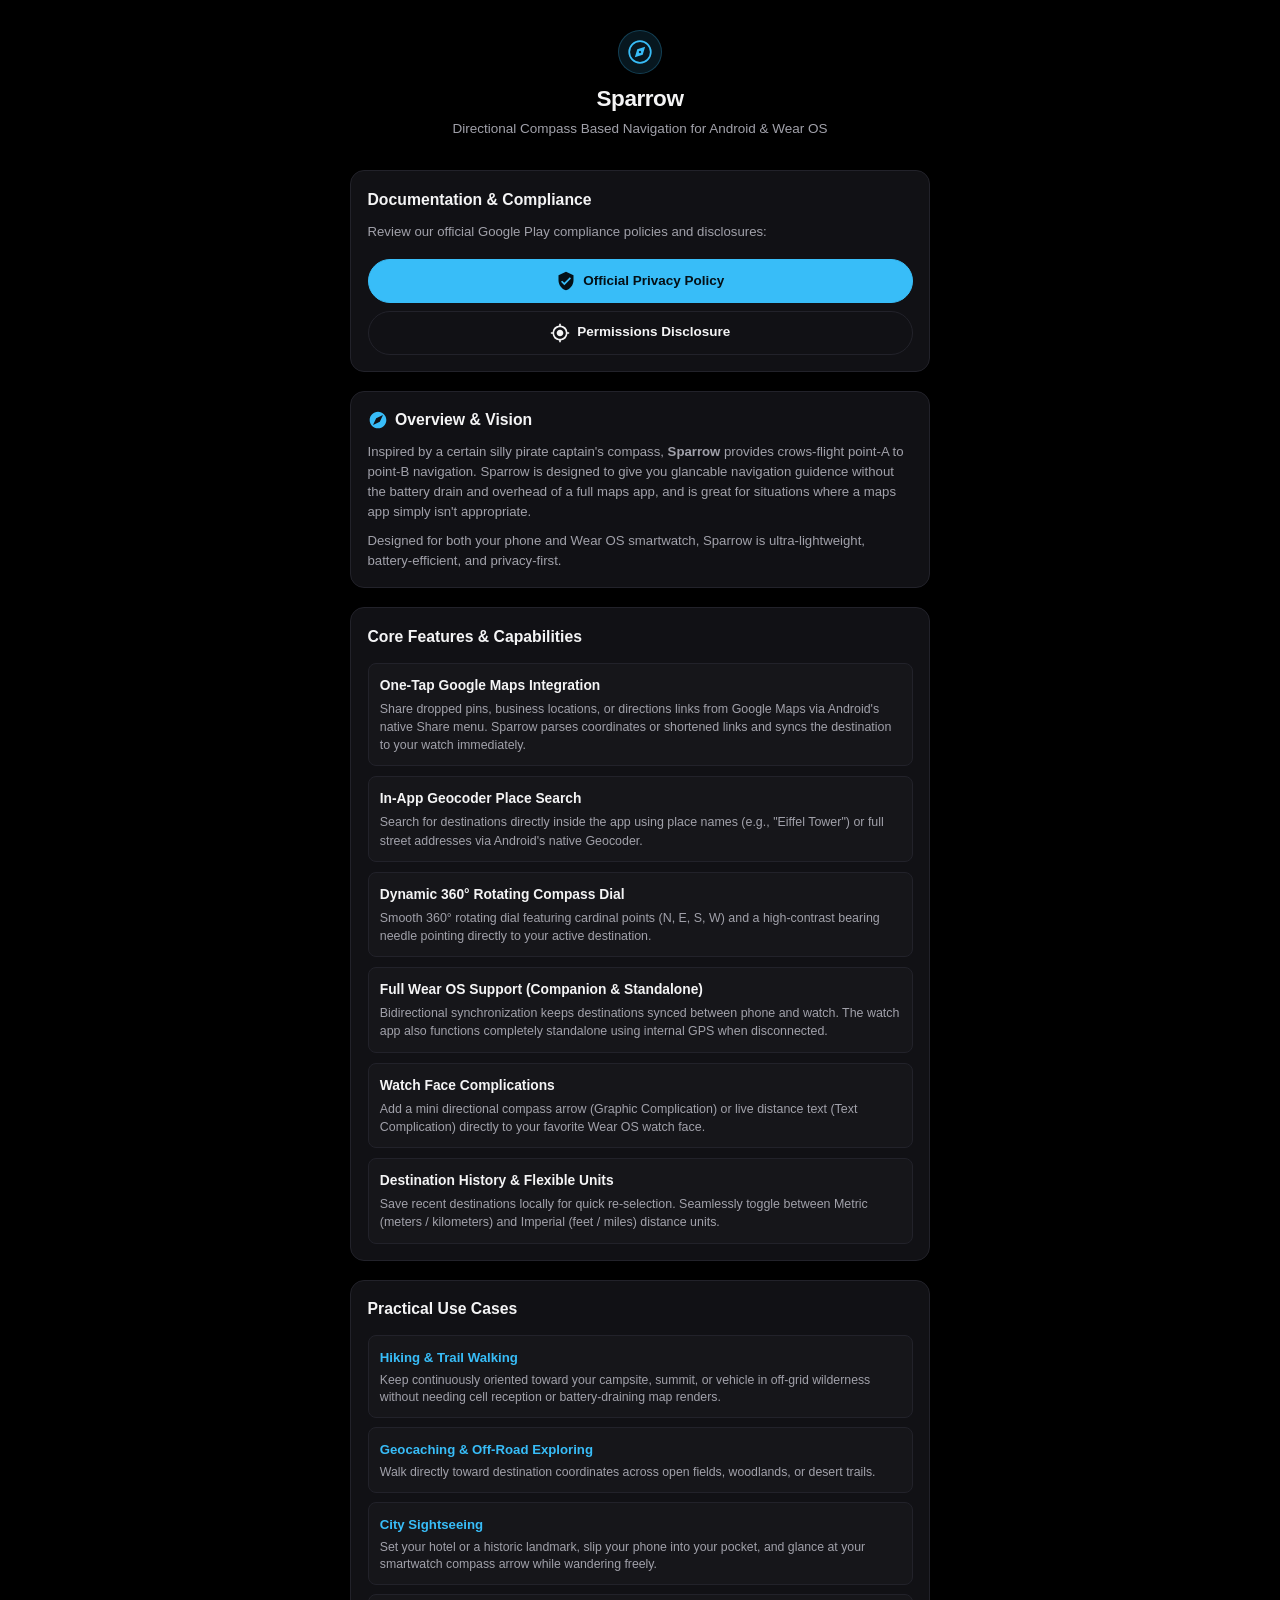
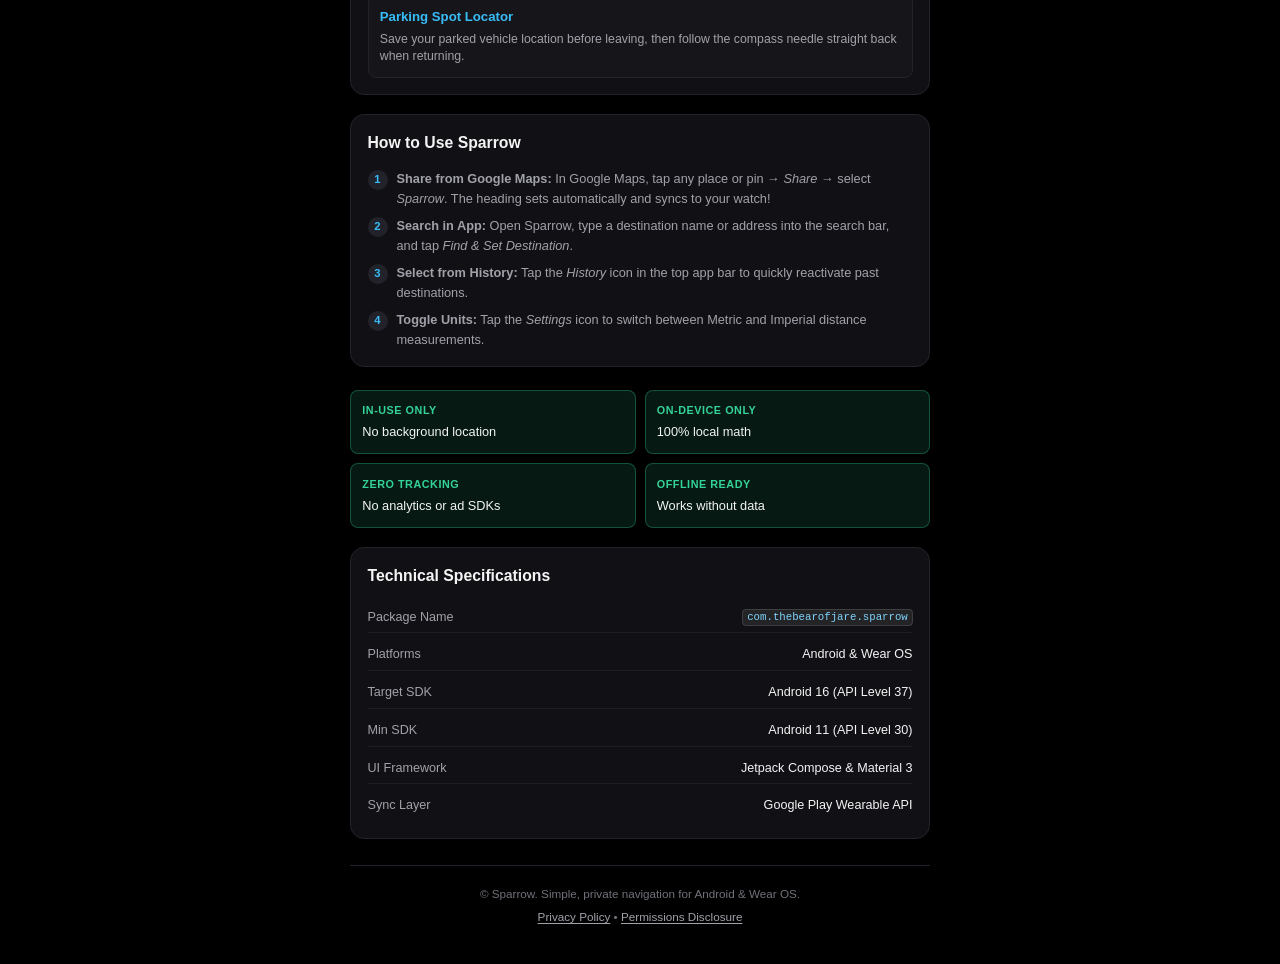
<file: index.html>
<!DOCTYPE html>
<html lang="en">

<head>
  <meta charset="UTF-8">
  <meta name="viewport" content="width=device-width, initial-scale=1.0, viewport-fit=cover">
  <meta name="description"
    content="Sparrow - Directional Compass Navigation for Android and Wear OS">
  <meta name="theme-color" content="#000000">
  <title>Sparrow - Directional Compass Navigation for Android &amp; Wear OS</title>
  <link rel="stylesheet" href="css/style.css">
</head>

<body>

  <main class="container">
    <!-- Header -->
    <header class="header">
      <div class="brand-icon" aria-label="Sparrow Compass Icon">
        <!-- Google Material Icon: explore (compass) -->
        <svg xmlns="http://www.w3.org/2000/svg" viewBox="0 -960 960 960" fill="currentColor">
          <path
            d="m303-303 270-83 83-270-270 83-83 270Zm176.76-137q-16.76 0-28.26-11.74-11.5-11.73-11.5-28.5 0-16.76 11.74-28.26 11.73-11.5 28.5-11.5 16.76 0 28.26 11.74 11.5 11.73 11.5 28.5 0 16.76-11.74 28.26-11.73 11.5-28.5 11.5Zm.51 360q-82.74 0-155.5-31.5Q252-143 197.5-197.5t-86-127.34Q80-397.68 80-480.5t31.5-155.66Q143-709 197.5-763t127.34-85.5Q397.68-880 480.5-880t155.66 31.5Q709-817 763-763t85.5 127Q880-563 880-480.27q0 82.74-31.5 155.5Q817-252 763-197.68q-54 54.31-127 86Q563-80 480.27-80Zm.22-60Q622-140 721-239.49q99-99.48 99-241Q820-622 721-721t-240.51-99q-141.52 0-241 99Q140-622 140-480.49q0 141.52 99.49 241 99.48 99.49 241 99.49ZM480-480Z" />
        </svg>
      </div>
      <h1 class="app-title">Sparrow</h1>
      <p class="app-tagline">Directional Compass Based Navigation for Android &amp; Wear&nbsp;OS</p>
    </header>

    <!-- Documentation & Compliance Quick Links -->
    <section class="card" aria-labelledby="quicklinks-heading">
      <h2 id="quicklinks-heading" class="card-title">Documentation &amp; Compliance</h2>
      <p class="card-desc">
        Review our official Google Play compliance policies and disclosures:
      </p>
      <div class="nav-links">
        <a href="privacy.html" class="btn btn-primary">
          <svg xmlns="http://www.w3.org/2000/svg" viewBox="0 0 24 24" width="20" height="20" fill="currentColor">
            <path
              d="M12 1L3 5v6c0 5.55 3.84 10.74 9 12 5.16-1.26 9-6.45 9-12V5l-9-4zm-2 16-4-4 1.41-1.41L10 14.17l6.59-6.59L18 9l-8 8z" />
          </svg>
          Official Privacy Policy
        </a>
        <a href="permissions.html" class="btn btn-secondary">
          <svg xmlns="http://www.w3.org/2000/svg" viewBox="0 0 24 24" width="20" height="20" fill="currentColor">
            <path
              d="M12 8c-2.21 0-4 1.79-4 4s1.79 4 4 4 4-1.79 4-4-1.79-4-4-4zm8.94 3A8.994 8.994 0 0 0 13 3.06V1h-2v2.06A8.994 8.994 0 0 0 3.06 11H1v2h2.06A8.994 8.994 0 0 0 11 20.94V23h2v-2.06A8.994 8.994 0 0 0 20.94 13H23v-2h-2.06zM12 19c-3.87 0-7-3.13-7-7s3.13-7 7-7 7 3.13 7 7-3.13 7-7 7z" />
          </svg>
          Permissions Disclosure
        </a>
      </div>
    </section>

    <!-- Overview & Vision Card -->
    <section class="card" aria-labelledby="vision-heading">
      <h2 id="vision-heading" class="card-title">
        <span class="card-title-icon">
          <!-- Compass Needle Icon -->
          <svg xmlns="http://www.w3.org/2000/svg" viewBox="0 0 24 24" fill="currentColor">
            <path
              d="M12 2C6.48 2 2 6.48 2 12s4.48 10 10 10 10-4.48 10-10S17.52 2 12 2zm2.19 12.19L6 18l3.81-8.19L18 6l-3.81 8.19z" />
          </svg>
        </span>
        Overview &amp; Vision
      </h2>
      <p class="card-desc">
        Inspired by a certain silly pirate captain's compass, <strong>Sparrow</strong> provides crows-flight point-A to point-B
        navigation. Sparrow is designed to give you glancable navigation guidence without the battery drain and overhead of a full maps app, and is great for situations where a maps app simply isn't appropriate.
      </p>
      <p class="card-desc">
        Designed for both your phone and Wear OS smartwatch, Sparrow is ultra-lightweight,
        battery-efficient, and privacy-first.
      </p>
    </section>

    <!-- Core Features Card -->
    <section class="card" aria-labelledby="features-heading">
      <h2 id="features-heading" class="card-title">Core Features &amp; Capabilities</h2>
      <div class="feature-list">
        <div class="feature-item">
          <span class="feature-title">One-Tap Google Maps Integration</span>
          <span class="feature-desc">Share dropped pins, business locations, or directions links from Google Maps via Android's
            native Share menu. Sparrow parses coordinates or shortened links and syncs the destination to your watch
            immediately.</span>
        </div>
        <div class="feature-item">
          <span class="feature-title">In-App Geocoder Place Search</span>
          <span class="feature-desc">Search for destinations directly inside the app using place names (e.g., "Eiffel
            Tower") or full street addresses via Android's native Geocoder.</span>
        </div>
        <div class="feature-item">
          <span class="feature-title">Dynamic 360° Rotating Compass Dial</span>
          <span class="feature-desc">Smooth 360° rotating dial featuring cardinal points (N, E, S, W) and a high-contrast
            bearing needle pointing directly to your active destination.</span>
        </div>
        <div class="feature-item">
          <span class="feature-title">Full Wear OS Support (Companion &amp; Standalone)</span>
          <span class="feature-desc">Bidirectional synchronization keeps destinations synced between phone and
            watch. The watch app also functions completely standalone using internal GPS when disconnected.</span>
        </div>
        <div class="feature-item">
          <span class="feature-title">Watch Face Complications</span>
          <span class="feature-desc">Add a mini directional compass arrow (Graphic Complication) or live distance text
            (Text Complication) directly to your favorite Wear OS watch face.</span>
        </div>
        <div class="feature-item">
          <span class="feature-title">Destination History &amp; Flexible Units</span>
          <span class="feature-desc">Save recent destinations locally for quick re-selection. Seamlessly toggle between
            Metric (meters / kilometers) and Imperial (feet / miles) distance units.</span>
        </div>
      </div>
    </section>

    <!-- Practical Use Cases Card -->
    <section class="card" aria-labelledby="usecases-heading">
      <h2 id="usecases-heading" class="card-title">Practical Use Cases</h2>
      <div class="use-cases-grid">
        <div class="use-case-card">
          <span class="use-case-name">Hiking &amp; Trail Walking</span>
          <span class="use-case-desc">Keep continuously oriented toward your campsite, summit, or vehicle in off-grid
            wilderness without needing cell reception or battery-draining map renders.</span>
        </div>
        <div class="use-case-card">
          <span class="use-case-name">Geocaching &amp; Off-Road Exploring</span>
          <span class="use-case-desc">Walk directly toward destination coordinates across open fields, woodlands, or desert
            trails.</span>
        </div>
        <div class="use-case-card">
          <span class="use-case-name">City Sightseeing</span>
          <span class="use-case-desc">Set your hotel or a historic landmark, slip your phone into your pocket, and glance
            at your smartwatch compass arrow while wandering freely.</span>
        </div>
        <div class="use-case-card">
          <span class="use-case-name">Parking Spot Locator</span>
          <span class="use-case-desc">Save your parked vehicle location before leaving, then follow the compass needle
            straight back when returning.</span>
        </div>
      </div>
    </section>

    <!-- How to Use Card -->
    <section class="card" aria-labelledby="how-heading">
      <h2 id="how-heading" class="card-title">How to Use Sparrow</h2>
      <ol class="step-list">
        <li class="step-item">
          <div>
            <strong>Share from Google Maps:</strong> In Google Maps, tap any place or pin &rarr; <em>Share</em> &rarr;
            select <em>Sparrow</em>. The heading sets automatically and syncs to your watch!
          </div>
        </li>
        <li class="step-item">
          <div>
            <strong>Search in App:</strong> Open Sparrow, type a destination name or address into the search bar, and tap
            <em>Find &amp; Set Destination</em>.
          </div>
        </li>
        <li class="step-item">
          <div>
            <strong>Select from History:</strong> Tap the <em>History</em> icon in the top app bar to quickly reactivate
            past destinations.
          </div>
        </li>
        <li class="step-item">
          <div>
            <strong>Toggle Units:</strong> Tap the <em>Settings</em> icon to switch between Metric and Imperial distance
            measurements.
          </div>
        </li>
      </ol>
    </section>

    <!-- Privacy & Offline Principles -->
    <section class="pills-grid" aria-label="Key Privacy Guarantees">
      <div class="pill-card highlight-green">
        <span class="pill-label">In-Use Only</span>
        <span class="pill-value">No background location</span>
      </div>
      <div class="pill-card highlight-green">
        <span class="pill-label">On-Device Only</span>
        <span class="pill-value">100% local math</span>
      </div>
      <div class="pill-card highlight-green">
        <span class="pill-label">Zero Tracking</span>
        <span class="pill-value">No analytics or ad SDKs</span>
      </div>
      <div class="pill-card highlight-green">
        <span class="pill-label">Offline Ready</span>
        <span class="pill-value">Works without data</span>
      </div>
    </section>

    <!-- App & Technical Specs Card -->
    <section class="card" aria-labelledby="specs-heading">
      <h2 id="specs-heading" class="card-title">Technical Specifications</h2>
      <div class="specs-list">
        <div class="spec-row">
          <span class="spec-label">Package Name</span>
          <span class="spec-value"><code>com.thebearofjare.sparrow</code></span>
        </div>
        <div class="spec-row">
          <span class="spec-label">Platforms</span>
          <span class="spec-value">Android &amp; Wear OS</span>
        </div>
        <div class="spec-row">
          <span class="spec-label">Target SDK</span>
          <span class="spec-value">Android 16 (API Level 37)</span>
        </div>
        <div class="spec-row">
          <span class="spec-label">Min SDK</span>
          <span class="spec-value">Android 11 (API Level 30)</span>
        </div>
        <div class="spec-row">
          <span class="spec-label">UI Framework</span>
          <span class="spec-value">Jetpack Compose &amp; Material 3</span>
        </div>
        <div class="spec-row">
          <span class="spec-label">Sync Layer</span>
          <span class="spec-value">Google Play Wearable API</span>
        </div>
      </div>
    </section>

    <!-- Footer -->
    <footer class="footer">
      <p>&copy; Sparrow. Simple, private navigation for Android &amp; Wear&nbsp;OS.</p>
      <p style="margin-top: 0.35rem;">
        <a href="privacy.html">Privacy Policy</a> &bull; <a href="permissions.html">Permissions Disclosure</a>
      </p>
    </footer>
  </main>

</body>

</html>
</file>
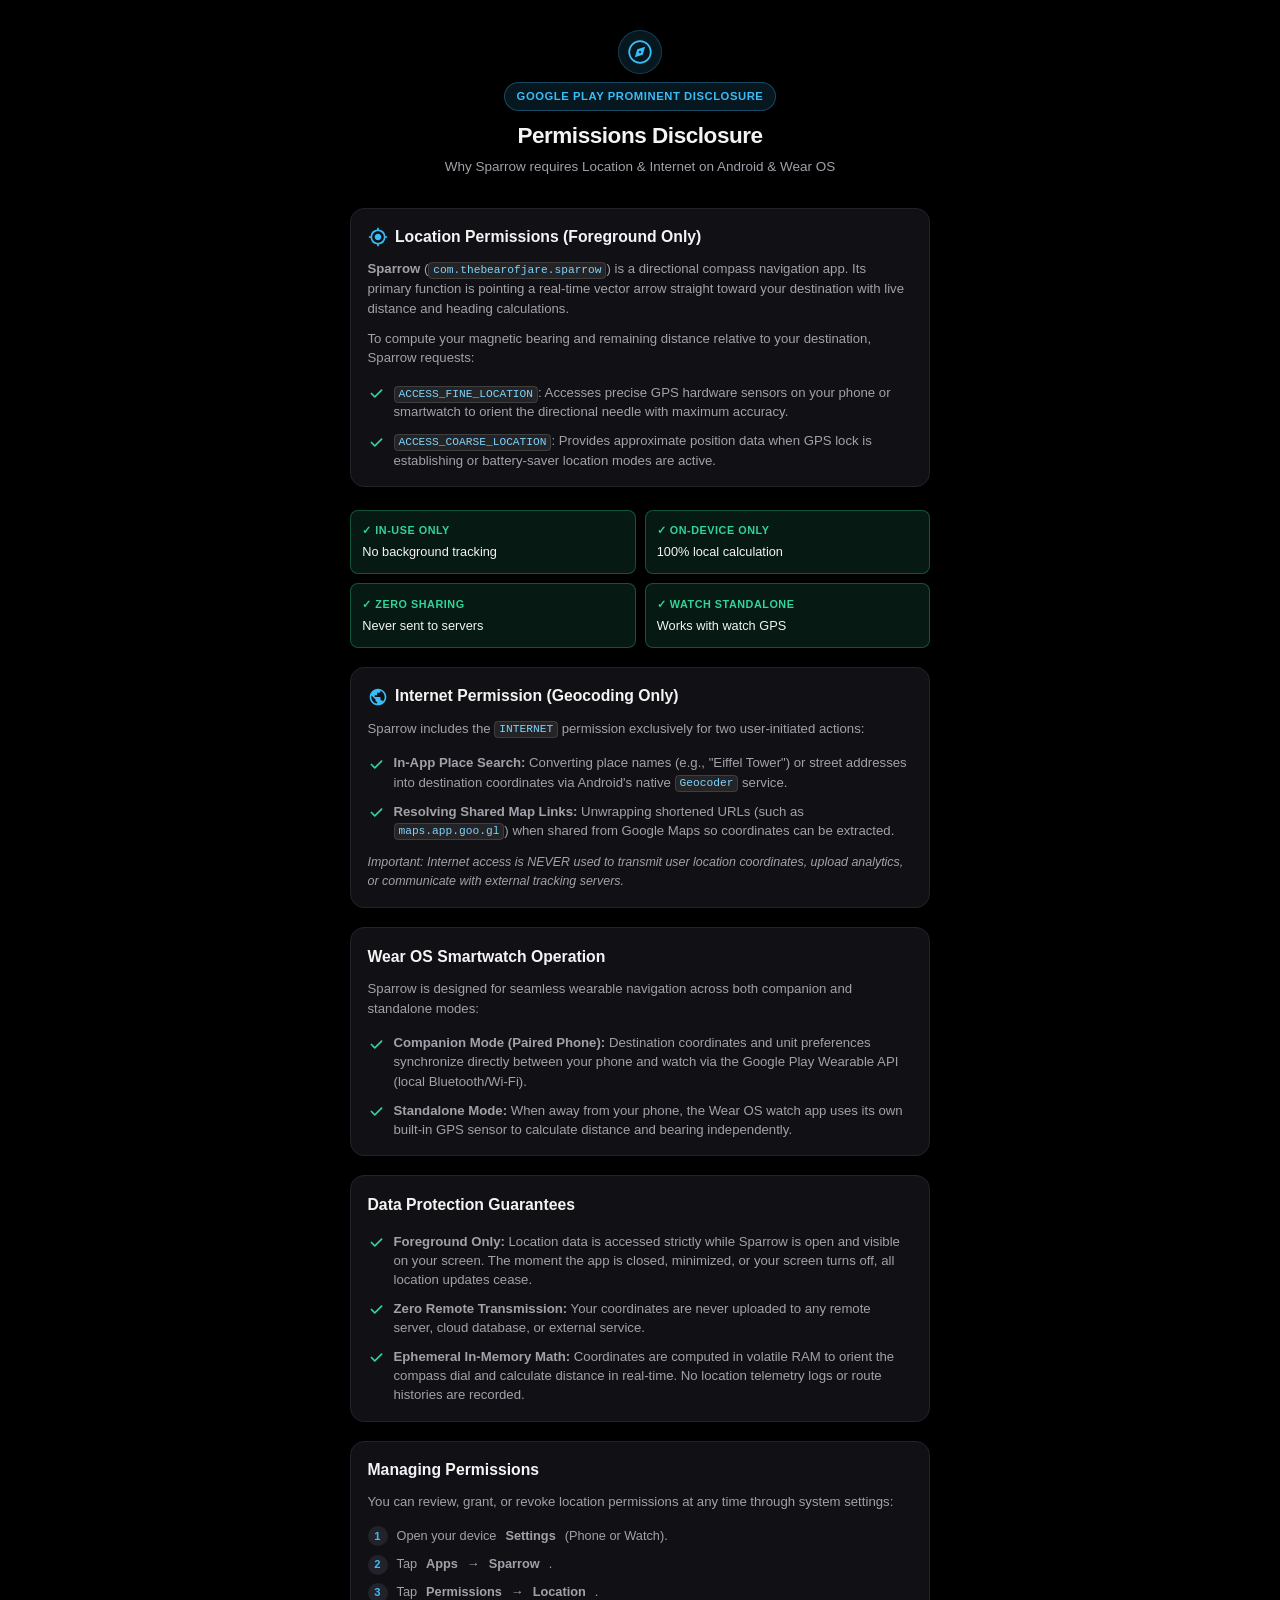
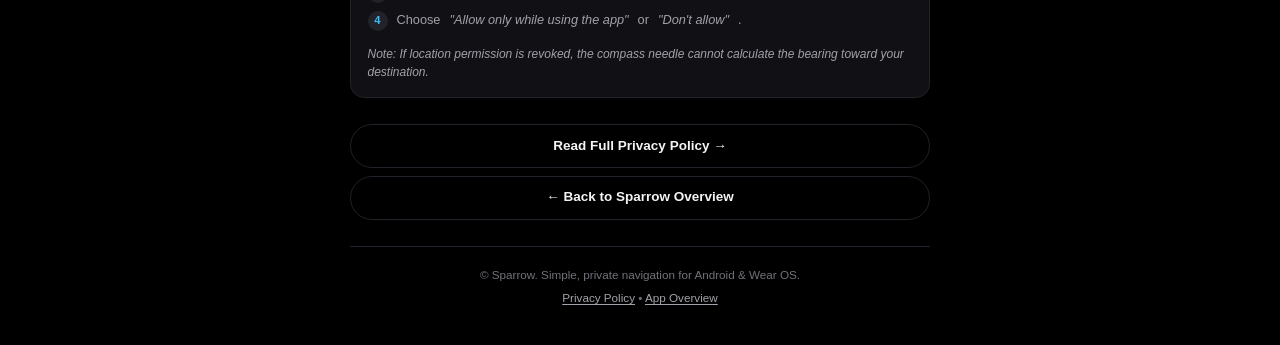
<file: permissions.html>
<!DOCTYPE html>
<html lang="en">

<head>
  <meta charset="UTF-8">
  <meta name="viewport" content="width=device-width, initial-scale=1.0, viewport-fit=cover">
  <meta name="description"
    content="Sparrow App - Location & Internet Permissions Disclosure for Android and Wear OS in compliance with Google Play Developer Policies.">
  <meta name="theme-color" content="#000000">
  <title>Sparrow - Permissions Disclosure</title>
  <link rel="stylesheet" href="css/style.css">
</head>

<body>

  <main class="container">
    <!-- Header -->
    <header class="header">
      <div class="brand-icon" aria-label="Sparrow Compass Icon">
        <!-- Google Material Icon: explore (compass) -->
        <svg xmlns="http://www.w3.org/2000/svg" viewBox="0 -960 960 960" fill="currentColor">
          <path
            d="m303-303 270-83 83-270-270 83-83 270Zm176.76-137q-16.76 0-28.26-11.74-11.5-11.73-11.5-28.5 0-16.76 11.74-28.26 11.73-11.5 28.5-11.5 16.76 0 28.26 11.74 11.5 11.73 11.5 28.5 0 16.76-11.74 28.26-11.73 11.5-28.5 11.5Zm.51 360q-82.74 0-155.5-31.5Q252-143 197.5-197.5t-86-127.34Q80-397.68 80-480.5t31.5-155.66Q143-709 197.5-763t127.34-85.5Q397.68-880 480.5-880t155.66 31.5Q709-817 763-763t85.5 127Q880-563 880-480.27q0 82.74-31.5 155.5Q817-252 763-197.68q-54 54.31-127 86Q563-80 480.27-80Zm.22-60Q622-140 721-239.49q99-99.48 99-241Q820-622 721-721t-240.51-99q-141.52 0-241 99Q140-622 140-480.49q0 141.52 99.49 241 99.48 99.49 241 99.49ZM480-480Z" />
        </svg>
      </div>
      <div class="prominent-badge">Google Play Prominent Disclosure</div>
      <h1 class="app-title">Permissions Disclosure</h1>
      <p class="app-tagline">Why Sparrow requires Location &amp; Internet on Android &amp; Wear&nbsp;OS</p>
    </header>

    <!-- Core Location Purpose Card -->
    <section class="card" aria-labelledby="purpose-heading">
      <h2 id="purpose-heading" class="card-title">
        <span class="card-title-icon">
          <!-- Compass Target Icon -->
          <svg xmlns="http://www.w3.org/2000/svg" viewBox="0 0 24 24" fill="currentColor">
            <path
              d="M12 8c-2.21 0-4 1.79-4 4s1.79 4 4 4 4-1.79 4-4-1.79-4-4-4zm8.94 3A8.994 8.994 0 0 0 13 3.06V1h-2v2.06A8.994 8.994 0 0 0 3.06 11H1v2h2.06A8.994 8.994 0 0 0 11 20.94V23h2v-2.06A8.994 8.994 0 0 0 20.94 13H23v-2h-2.06zM12 19c-3.87 0-7-3.13-7-7s3.13-7 7-7 7 3.13 7 7-3.13 7-7 7z" />
          </svg>
        </span>
        Location Permissions (Foreground Only)
      </h2>
      <p class="card-desc">
        <strong>Sparrow</strong> (<code>com.thebearofjare.sparrow</code>) is a directional compass navigation app. Its
        primary function is pointing a real-time vector arrow straight toward your destination with live distance and
        heading calculations.
      </p>
      <p class="card-desc">
        To compute your magnetic bearing and remaining distance relative to your destination, Sparrow requests:
      </p>
      <ul class="policy-list">
        <li class="policy-item">
          <span class="bullet-check">
            <svg xmlns="http://www.w3.org/2000/svg" viewBox="0 0 20 20" fill="currentColor">
              <path fill-rule="evenodd"
                d="M16.707 5.293a1 1 0 010 1.414l-8 8a1 1 0 01-1.414 0l-4-4a1 1 0 011.414-1.414L8 12.586l7.293-7.293a1 1 0 011.414 0z"
                clip-rule="evenodd" />
            </svg>
          </span>
          <div>
            <code>ACCESS_FINE_LOCATION</code>: Accesses precise GPS hardware sensors on your phone or smartwatch to
            orient the directional needle with maximum accuracy.
          </div>
        </li>
        <li class="policy-item">
          <span class="bullet-check">
            <svg xmlns="http://www.w3.org/2000/svg" viewBox="0 0 20 20" fill="currentColor">
              <path fill-rule="evenodd"
                d="M16.707 5.293a1 1 0 010 1.414l-8 8a1 1 0 01-1.414 0l-4-4a1 1 0 011.414-1.414L8 12.586l7.293-7.293a1 1 0 011.414 0z"
                clip-rule="evenodd" />
            </svg>
          </span>
          <div>
            <code>ACCESS_COARSE_LOCATION</code>: Provides approximate position data when GPS lock is establishing or
            battery-saver location modes are active.
          </div>
        </li>
      </ul>
    </section>

    <!-- Key Guarantees Pills -->
    <section class="pills-grid" aria-label="Key Privacy Guarantees">
      <div class="pill-card highlight-green">
        <span class="pill-label">✓ In-Use Only</span>
        <span class="pill-value">No background tracking</span>
      </div>
      <div class="pill-card highlight-green">
        <span class="pill-label">✓ On-Device Only</span>
        <span class="pill-value">100% local calculation</span>
      </div>
      <div class="pill-card highlight-green">
        <span class="pill-label">✓ Zero Sharing</span>
        <span class="pill-value">Never sent to servers</span>
      </div>
      <div class="pill-card highlight-green">
        <span class="pill-label">✓ Watch Standalone</span>
        <span class="pill-value">Works with watch GPS</span>
      </div>
    </section>

    <!-- Internet Permission Disclosure -->
    <section class="card" aria-labelledby="internet-heading">
      <h2 id="internet-heading" class="card-title">
        <span class="card-title-icon">
          <!-- Globe / Search Icon -->
          <svg xmlns="http://www.w3.org/2000/svg" viewBox="0 0 24 24" fill="currentColor">
            <path
              d="M12 2C6.48 2 2 6.48 2 12s4.48 10 10 10 10-4.48 10-10S17.52 2 12 2zm-1 17.93c-3.95-.49-7-3.85-7-7.93 0-.62.08-1.21.21-1.79L9 15v1c0 1.1.9 2 2 2v1.93zm6.9-2.54c-.26-.81-1-1.39-1.9-1.39h-1v-3c0-.55-.45-1-1-1H8v-2h2c.55 0 1-.45 1-1V7h2c1.1 0 2-.9 2-2v-.41c2.93 1.19 5 4.06 5 7.41 0 2.08-.8 3.97-2.1 5.39z" />
          </svg>
        </span>
        Internet Permission (Geocoding Only)
      </h2>
      <p class="card-desc">
        Sparrow includes the <code>INTERNET</code> permission exclusively for two user-initiated actions:
      </p>
      <ul class="policy-list">
        <li class="policy-item">
          <span class="bullet-check">
            <svg xmlns="http://www.w3.org/2000/svg" viewBox="0 0 20 20" fill="currentColor">
              <path fill-rule="evenodd"
                d="M16.707 5.293a1 1 0 010 1.414l-8 8a1 1 0 01-1.414 0l-4-4a1 1 0 011.414-1.414L8 12.586l7.293-7.293a1 1 0 011.414 0z"
                clip-rule="evenodd" />
            </svg>
          </span>
          <div>
            <strong>In-App Place Search:</strong> Converting place names (e.g., "Eiffel Tower") or street addresses into
            destination coordinates via Android's native <code>Geocoder</code> service.
          </div>
        </li>
        <li class="policy-item">
          <span class="bullet-check">
            <svg xmlns="http://www.w3.org/2000/svg" viewBox="0 0 20 20" fill="currentColor">
              <path fill-rule="evenodd"
                d="M16.707 5.293a1 1 0 010 1.414l-8 8a1 1 0 01-1.414 0l-4-4a1 1 0 011.414-1.414L8 12.586l7.293-7.293a1 1 0 011.414 0z"
                clip-rule="evenodd" />
            </svg>
          </span>
          <div>
            <strong>Resolving Shared Map Links:</strong> Unwrapping shortened URLs (such as <code>maps.app.goo.gl</code>)
            when shared from Google Maps so coordinates can be extracted.
          </div>
        </li>
      </ul>
      <p class="card-desc" style="font-size: 0.83rem; margin-top: 0.25rem;">
        <em>Important: Internet access is NEVER used to transmit user location coordinates, upload analytics, or
          communicate with external tracking servers.</em>
      </p>
    </section>

    <!-- Wear OS Operation -->
    <section class="card" aria-labelledby="wearos-heading">
      <h2 id="wearos-heading" class="card-title">Wear OS Smartwatch Operation</h2>
      <p class="card-desc">
        Sparrow is designed for seamless wearable navigation across both companion and standalone modes:
      </p>
      <ul class="policy-list">
        <li class="policy-item">
          <span class="bullet-check">
            <svg xmlns="http://www.w3.org/2000/svg" viewBox="0 0 20 20" fill="currentColor">
              <path fill-rule="evenodd"
                d="M16.707 5.293a1 1 0 010 1.414l-8 8a1 1 0 01-1.414 0l-4-4a1 1 0 011.414-1.414L8 12.586l7.293-7.293a1 1 0 011.414 0z"
                clip-rule="evenodd" />
            </svg>
          </span>
          <div>
            <strong>Companion Mode (Paired Phone):</strong> Destination coordinates and unit preferences synchronize
            directly between your phone and watch via the Google Play Wearable API (local Bluetooth/Wi-Fi).
          </div>
        </li>
        <li class="policy-item">
          <span class="bullet-check">
            <svg xmlns="http://www.w3.org/2000/svg" viewBox="0 0 20 20" fill="currentColor">
              <path fill-rule="evenodd"
                d="M16.707 5.293a1 1 0 010 1.414l-8 8a1 1 0 01-1.414 0l-4-4a1 1 0 011.414-1.414L8 12.586l7.293-7.293a1 1 0 011.414 0z"
                clip-rule="evenodd" />
            </svg>
          </span>
          <div>
            <strong>Standalone Mode:</strong> When away from your phone, the Wear OS watch app uses its own built-in GPS
            sensor to calculate distance and bearing independently.
          </div>
        </li>
      </ul>
    </section>

    <!-- Privacy Commitments -->
    <section class="card" aria-labelledby="commitments-heading">
      <h2 id="commitments-heading" class="card-title">Data Protection Guarantees</h2>
      <ul class="policy-list">
        <li class="policy-item">
          <span class="bullet-check">
            <svg xmlns="http://www.w3.org/2000/svg" viewBox="0 0 20 20" fill="currentColor">
              <path fill-rule="evenodd"
                d="M16.707 5.293a1 1 0 010 1.414l-8 8a1 1 0 01-1.414 0l-4-4a1 1 0 011.414-1.414L8 12.586l7.293-7.293a1 1 0 011.414 0z"
                clip-rule="evenodd" />
            </svg>
          </span>
          <div>
            <strong>Foreground Only:</strong> Location data is accessed strictly while Sparrow is open and visible on your
            screen. The moment the app is closed, minimized, or your screen turns off, all location updates cease.
          </div>
        </li>
        <li class="policy-item">
          <span class="bullet-check">
            <svg xmlns="http://www.w3.org/2000/svg" viewBox="0 0 20 20" fill="currentColor">
              <path fill-rule="evenodd"
                d="M16.707 5.293a1 1 0 010 1.414l-8 8a1 1 0 01-1.414 0l-4-4a1 1 0 011.414-1.414L8 12.586l7.293-7.293a1 1 0 011.414 0z"
                clip-rule="evenodd" />
            </svg>
          </span>
          <div>
            <strong>Zero Remote Transmission:</strong> Your coordinates are never uploaded to any remote server, cloud
            database, or external service.
          </div>
        </li>
        <li class="policy-item">
          <span class="bullet-check">
            <svg xmlns="http://www.w3.org/2000/svg" viewBox="0 0 20 20" fill="currentColor">
              <path fill-rule="evenodd"
                d="M16.707 5.293a1 1 0 010 1.414l-8 8a1 1 0 01-1.414 0l-4-4a1 1 0 011.414-1.414L8 12.586l7.293-7.293a1 1 0 011.414 0z"
                clip-rule="evenodd" />
            </svg>
          </span>
          <div>
            <strong>Ephemeral In-Memory Math:</strong> Coordinates are computed in volatile RAM to orient the compass dial
            and calculate distance in real-time. No location telemetry logs or route histories are recorded.
          </div>
        </li>
      </ul>
    </section>

    <!-- Managing Permissions -->
    <section class="card" aria-labelledby="manage-heading">
      <h2 id="manage-heading" class="card-title">Managing Permissions</h2>
      <p class="card-desc">
        You can review, grant, or revoke location permissions at any time through system settings:
      </p>

      <ol class="step-list">
        <li class="step-item">Open your device <strong>Settings</strong> (Phone or Watch).</li>
        <li class="step-item">Tap <strong>Apps</strong> &rarr; <strong>Sparrow</strong>.</li>
        <li class="step-item">Tap <strong>Permissions</strong> &rarr; <strong>Location</strong>.</li>
        <li class="step-item">Choose <em>"Allow only while using the app"</em> or <em>"Don't allow"</em>.</li>
      </ol>
      <p class="card-desc" style="font-size: 0.8rem; margin-top: 0.25rem;">
        <em>Note: If location permission is revoked, the compass needle cannot calculate the bearing toward your
          destination.</em>
      </p>
    </section>

    <!-- Navigation / Actions -->
    <nav class="nav-links" aria-label="Page Navigation">
      <a href="privacy.html" class="btn btn-secondary">
        Read Full Privacy Policy &rarr;
      </a>
      <a href="index.html" class="btn btn-secondary">
        &larr; Back to Sparrow Overview
      </a>
    </nav>

    <!-- Footer -->
    <footer class="footer">
      <p>&copy; Sparrow. Simple, private navigation for Android &amp; Wear&nbsp;OS.</p>
      <p style="margin-top: 0.35rem;">
        <a href="privacy.html">Privacy Policy</a> &bull; <a href="index.html">App Overview</a>
      </p>
    </footer>
  </main>

</body>

</html>
</file>
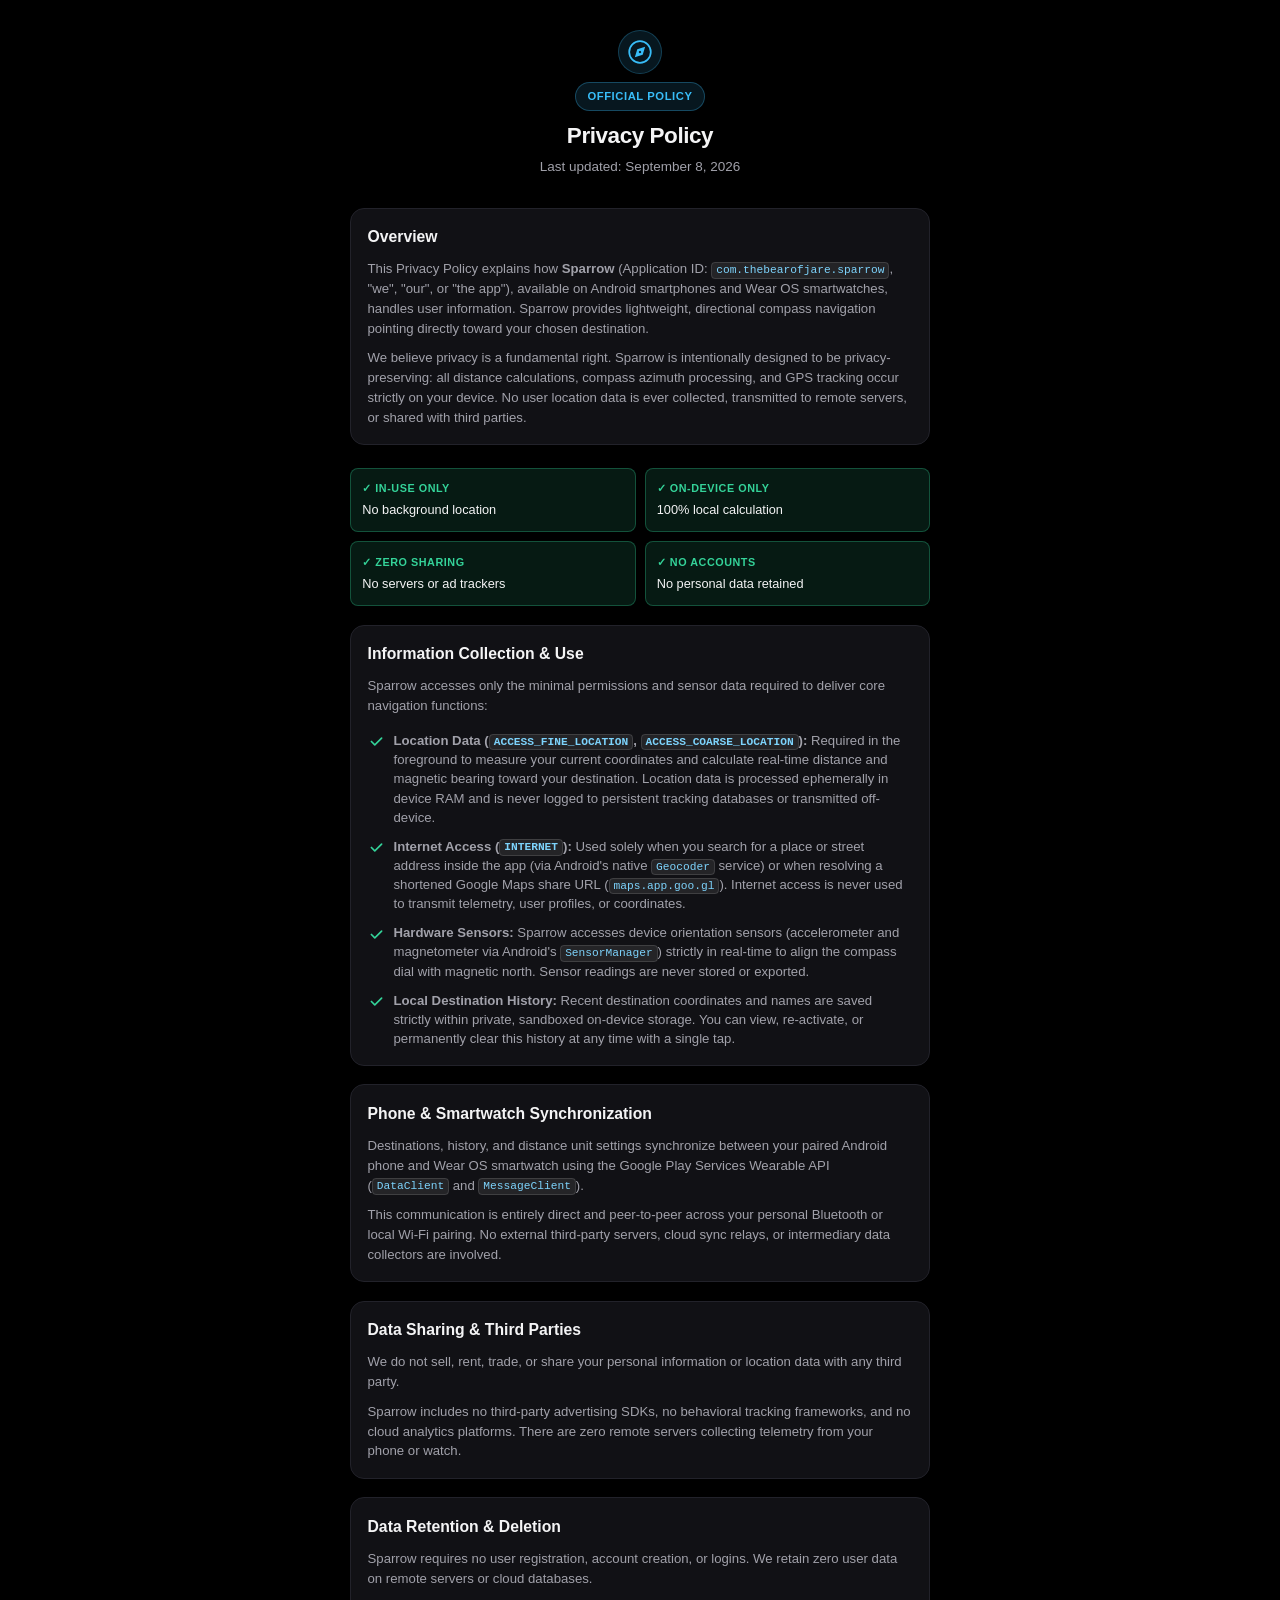
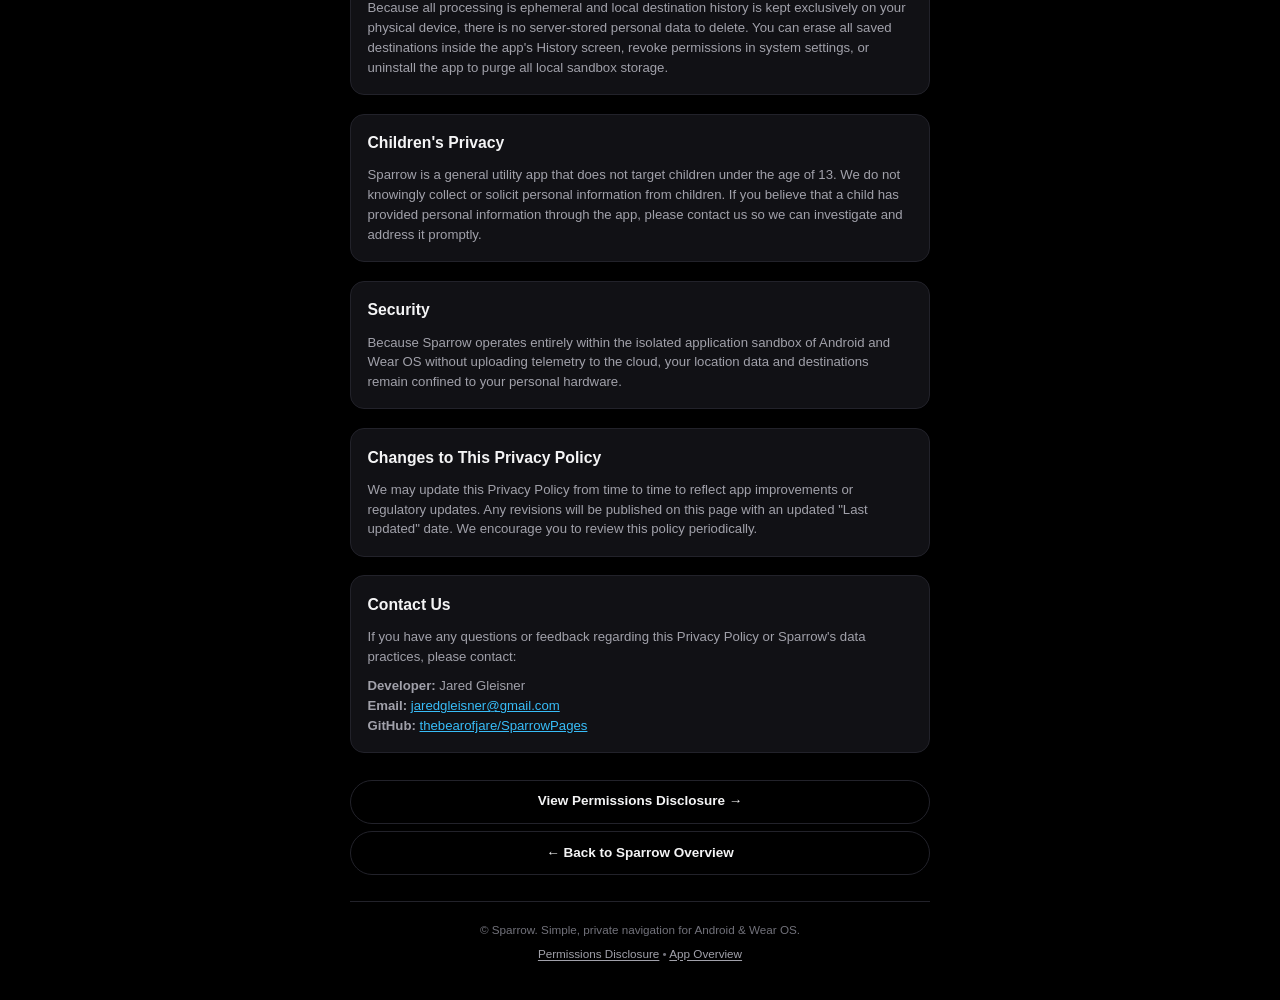
<file: privacy.html>
<!DOCTYPE html>
<html lang="en">

<head>
  <meta charset="UTF-8">
  <meta name="viewport" content="width=device-width, initial-scale=1.0, viewport-fit=cover">
  <meta name="description"
    content="Sparrow App - Official Privacy Policy for Android & Wear OS in compliance with Google Play Developer Policies.">
  <meta name="theme-color" content="#000000">
  <title>Sparrow - Privacy Policy</title>
  <link rel="stylesheet" href="css/style.css">
</head>

<body>

  <main class="container">
    <!-- Header -->
    <header class="header">
      <div class="brand-icon" aria-label="Sparrow Compass Icon">
        <!-- Google Material Icon: explore (compass) -->
        <svg xmlns="http://www.w3.org/2000/svg" viewBox="0 -960 960 960" fill="currentColor">
          <path
            d="m303-303 270-83 83-270-270 83-83 270Zm176.76-137q-16.76 0-28.26-11.74-11.5-11.73-11.5-28.5 0-16.76 11.74-28.26 11.73-11.5 28.5-11.5 16.76 0 28.26 11.74 11.5 11.73 11.5 28.5 0 16.76-11.74 28.26-11.73 11.5-28.5 11.5Zm.51 360q-82.74 0-155.5-31.5Q252-143 197.5-197.5t-86-127.34Q80-397.68 80-480.5t31.5-155.66Q143-709 197.5-763t127.34-85.5Q397.68-880 480.5-880t155.66 31.5Q709-817 763-763t85.5 127Q880-563 880-480.27q0 82.74-31.5 155.5Q817-252 763-197.68q-54 54.31-127 86Q563-80 480.27-80Zm.22-60Q622-140 721-239.49q99-99.48 99-241Q820-622 721-721t-240.51-99q-141.52 0-241 99Q140-622 140-480.49q0 141.52 99.49 241 99.48 99.49 241 99.49ZM480-480Z" />
        </svg>
      </div>
      <div class="prominent-badge">Official Policy</div>
      <h1 class="app-title">Privacy Policy</h1>
      <p class="app-tagline">Last updated: September 8, 2026</p>
    </header>

    <!-- Overview -->
    <section class="card" aria-labelledby="intro-heading">
      <h2 id="intro-heading" class="card-title">Overview</h2>
      <p class="card-desc">
        This Privacy Policy explains how <strong>Sparrow</strong> (Application ID:
        <code>com.thebearofjare.sparrow</code>, "we", "our", or "the app"), available on Android smartphones and Wear OS
        smartwatches, handles user information. Sparrow provides lightweight, directional compass navigation pointing
        directly toward your chosen destination.
      </p>
      <p class="card-desc">
        We believe privacy is a fundamental right. Sparrow is intentionally designed to be privacy-preserving: all distance calculations, compass azimuth processing, and GPS tracking occur strictly
        on your device. No user location data is ever collected, transmitted to remote servers, or shared with third
        parties.
      </p>
    </section>

    <!-- Key Guarantees Pills -->
    <section class="pills-grid" aria-label="Key Privacy Guarantees">
      <div class="pill-card highlight-green">
        <span class="pill-label">✓ In-Use Only</span>
        <span class="pill-value">No background location</span>
      </div>
      <div class="pill-card highlight-green">
        <span class="pill-label">✓ On-Device Only</span>
        <span class="pill-value">100% local calculation</span>
      </div>
      <div class="pill-card highlight-green">
        <span class="pill-label">✓ Zero Sharing</span>
        <span class="pill-value">No servers or ad trackers</span>
      </div>
      <div class="pill-card highlight-green">
        <span class="pill-label">✓ No Accounts</span>
        <span class="pill-value">No personal data retained</span>
      </div>
    </section>

    <!-- Information Collection and Use -->
    <section class="card" aria-labelledby="collection-heading">
      <h2 id="collection-heading" class="card-title">Information Collection &amp; Use</h2>
      <p class="card-desc">
        Sparrow accesses only the minimal permissions and sensor data required to deliver core navigation functions:
      </p>

      <ul class="policy-list">
        <li class="policy-item">
          <span class="bullet-check">
            <svg xmlns="http://www.w3.org/2000/svg" viewBox="0 0 20 20" fill="currentColor">
              <path fill-rule="evenodd"
                d="M16.707 5.293a1 1 0 010 1.414l-8 8a1 1 0 01-1.414 0l-4-4a1 1 0 011.414-1.414L8 12.586l7.293-7.293a1 1 0 011.414 0z"
                clip-rule="evenodd" />
            </svg>
          </span>
          <div>
            <strong>Location Data (<code>ACCESS_FINE_LOCATION</code>, <code>ACCESS_COARSE_LOCATION</code>):</strong>
            Required in the foreground to measure your current coordinates and calculate real-time distance and magnetic
            bearing toward your destination. Location data is processed ephemerally in device RAM and is never logged to
            persistent tracking databases or transmitted off-device.
          </div>
        </li>
        <li class="policy-item">
          <span class="bullet-check">
            <svg xmlns="http://www.w3.org/2000/svg" viewBox="0 0 20 20" fill="currentColor">
              <path fill-rule="evenodd"
                d="M16.707 5.293a1 1 0 010 1.414l-8 8a1 1 0 01-1.414 0l-4-4a1 1 0 011.414-1.414L8 12.586l7.293-7.293a1 1 0 011.414 0z"
                clip-rule="evenodd" />
            </svg>
          </span>
          <div>
            <strong>Internet Access (<code>INTERNET</code>):</strong> Used solely when you search for a place or street
            address inside the app (via Android's native <code>Geocoder</code> service) or when resolving a shortened
            Google Maps share URL (<code>maps.app.goo.gl</code>). Internet access is never used to transmit telemetry,
            user profiles, or coordinates.
          </div>
        </li>
        <li class="policy-item">
          <span class="bullet-check">
            <svg xmlns="http://www.w3.org/2000/svg" viewBox="0 0 20 20" fill="currentColor">
              <path fill-rule="evenodd"
                d="M16.707 5.293a1 1 0 010 1.414l-8 8a1 1 0 01-1.414 0l-4-4a1 1 0 011.414-1.414L8 12.586l7.293-7.293a1 1 0 011.414 0z"
                clip-rule="evenodd" />
            </svg>
          </span>
          <div>
            <strong>Hardware Sensors:</strong> Sparrow accesses device orientation sensors (accelerometer and
            magnetometer via Android's <code>SensorManager</code>) strictly in real-time to align the compass dial with
            magnetic north. Sensor readings are never stored or exported.
          </div>
        </li>
        <li class="policy-item">
          <span class="bullet-check">
            <svg xmlns="http://www.w3.org/2000/svg" viewBox="0 0 20 20" fill="currentColor">
              <path fill-rule="evenodd"
                d="M16.707 5.293a1 1 0 010 1.414l-8 8a1 1 0 01-1.414 0l-4-4a1 1 0 011.414-1.414L8 12.586l7.293-7.293a1 1 0 011.414 0z"
                clip-rule="evenodd" />
            </svg>
          </span>
          <div>
            <strong>Local Destination History:</strong> Recent destination coordinates and names are saved strictly
            within private, sandboxed on-device storage. You can view, re-activate, or permanently clear this history at
            any time with a single tap.
          </div>
        </li>
      </ul>
    </section>

    <!-- Phone & Wear OS Sync -->
    <section class="card" aria-labelledby="sync-heading">
      <h2 id="sync-heading" class="card-title">Phone &amp; Smartwatch Synchronization</h2>
      <p class="card-desc">
        Destinations, history, and distance unit settings synchronize between your paired Android phone and Wear
        OS smartwatch using the Google Play Services Wearable API (<code>DataClient</code> and
        <code>MessageClient</code>).
      </p>
      <p class="card-desc">
        This communication is entirely direct and peer-to-peer across your personal Bluetooth or local Wi-Fi pairing. No
        external third-party servers, cloud sync relays, or intermediary data collectors are involved.
      </p>
    </section>

    <!-- Data Sharing and Third Parties -->
    <section class="card" aria-labelledby="sharing-heading">
      <h2 id="sharing-heading" class="card-title">Data Sharing &amp; Third Parties</h2>
      <p class="card-desc">
        We do not sell, rent, trade, or share your personal information or location data with any third party.
      </p>
      <p class="card-desc">
        Sparrow includes no third-party advertising SDKs, no behavioral tracking frameworks, and no cloud analytics
        platforms. There are zero remote servers collecting telemetry from your phone or watch.
      </p>
    </section>

    <!-- Data Retention & Deletion -->
    <section class="card" aria-labelledby="retention-heading">
      <h2 id="retention-heading" class="card-title">Data Retention &amp; Deletion</h2>
      <p class="card-desc">
        Sparrow requires no user registration, account creation, or logins. We retain zero user data on remote servers
        or cloud databases.
      </p>
      <p class="card-desc">
        Because all processing is ephemeral and local destination history is kept exclusively on your physical device,
        there is no server-stored personal data to delete. You can erase all saved destinations inside the app's History
        screen, revoke permissions in system settings, or uninstall the app to purge all local sandbox storage.
      </p>
    </section>

    <!-- Children's Privacy -->
    <section class="card" aria-labelledby="children-heading">
      <h2 id="children-heading" class="card-title">Children's Privacy</h2>
      <p class="card-desc">
        Sparrow is a general utility app that does not target children under the age of 13. We do not knowingly collect
        or solicit personal information from children. If you believe that a child has provided personal information
        through the app, please contact us so we can investigate and address it promptly.
      </p>
    </section>

    <!-- Security -->
    <section class="card" aria-labelledby="security-heading">
      <h2 id="security-heading" class="card-title">Security</h2>
      <p class="card-desc">
        Because Sparrow operates entirely within the isolated application sandbox of Android and Wear OS without
        uploading telemetry to the cloud, your location data and destinations remain confined to your personal
        hardware.
      </p>
    </section>

    <!-- Changes to This Privacy Policy -->
    <section class="card" aria-labelledby="changes-heading">
      <h2 id="changes-heading" class="card-title">Changes to This Privacy Policy</h2>
      <p class="card-desc">
        We may update this Privacy Policy from time to time to reflect app improvements or regulatory updates. Any
        revisions will be published on this page with an updated "Last updated" date. We encourage you to review this
        policy periodically.
      </p>
    </section>

    <!-- Contact Us -->
    <section class="card" aria-labelledby="contact-heading">
      <h2 id="contact-heading" class="card-title">Contact Us</h2>
      <p class="card-desc">
        If you have any questions or feedback regarding this Privacy Policy or Sparrow's data practices, please contact:
      </p>
      <p class="card-desc">
        <strong>Developer:</strong> Jared Gleisner<br>
        <strong>Email:</strong> <a href="mailto:jaredgleisner@gmail.com"
          style="color: var(--accent-cyan);">jaredgleisner@gmail.com</a><br>
        <strong>GitHub:</strong> <a href="https://github.com/thebearofjare/SparrowPages"
          style="color: var(--accent-cyan);">thebearofjare/SparrowPages</a>
      </p>
    </section>

    <!-- Navigation / Actions -->
    <nav class="nav-links" aria-label="Page Navigation">
      <a href="permissions.html" class="btn btn-secondary">
        View Permissions Disclosure &rarr;
      </a>
      <a href="index.html" class="btn btn-secondary">
        &larr; Back to Sparrow Overview
      </a>
    </nav>

    <!-- Footer -->
    <footer class="footer">
      <p>&copy; Sparrow. Simple, private navigation for Android &amp; Wear&nbsp;OS.</p>
      <p style="margin-top: 0.35rem;">
        <a href="permissions.html">Permissions Disclosure</a> &bull; <a href="index.html">App Overview</a>
      </p>
    </footer>
  </main>

</body>

</html>
</file>
<file: css/style.css>
/* ==========================================================================
   Sparrow - Minimalist, AMOLED & Wear OS Optimized Stylesheet
   Designed for high legibility on round smartwatches and standard viewports.
   ========================================================================== */

:root {
  --bg-color: #000000;
  --surface-color: #111115;
  --surface-border: #22222a;
  --text-primary: #f4f4f5;
  --text-secondary: #a1a1aa;
  --text-muted: #71717a;
  
  --accent-cyan: #38bdf8;
  --accent-cyan-bg: rgba(56, 189, 248, 0.12);
  --accent-emerald: #34d399;
  --accent-emerald-bg: rgba(52, 211, 153, 0.12);
  --accent-amber: #fbbf24;
  --accent-amber-bg: rgba(251, 191, 36, 0.12);
  
  --font-family: -apple-system, BlinkMacSystemFont, "Segoe UI", Roboto, "Helvetica Neue", Arial, sans-serif;
  --radius-sm: 8px;
  --radius-md: 14px;
  --radius-full: 9999px;
  
  --safe-padding-x: 1.25rem;
  --safe-padding-y: 1.5rem;
}

*, *::before, *::after {
  box-sizing: border-box;
  margin: 0;
  padding: 0;
}

html {
  background-color: var(--bg-color);
  color: var(--text-primary);
  font-family: var(--font-family);
  font-size: 15px;
  line-height: 1.55;
  -webkit-text-size-adjust: 100%;
  text-rendering: optimizeLegibility;
  scroll-behavior: smooth;
}

body {
  min-height: 100vh;
  display: flex;
  flex-direction: column;
  align-items: center;
  justify-content: flex-start;
  background-color: var(--bg-color);
  padding: var(--safe-padding-y) var(--safe-padding-x);
}

/* Container */
.container {
  width: 100%;
  max-width: 580px;
  margin: 0 auto;
  display: flex;
  flex-direction: column;
  gap: 1.25rem;
}

/* Header & Brand */
.header {
  text-align: center;
  display: flex;
  flex-direction: column;
  align-items: center;
  padding: 0.5rem 0 0.75rem;
}

.brand-icon {
  width: 44px;
  height: 44px;
  color: var(--accent-cyan);
  display: flex;
  align-items: center;
  justify-content: center;
  margin-bottom: 0.5rem;
  background: var(--accent-cyan-bg);
  border-radius: var(--radius-full);
  border: 1px solid rgba(56, 189, 248, 0.25);
}

.brand-icon svg {
  width: 28px;
  height: 28px;
}

.app-title {
  font-size: 1.5rem;
  font-weight: 700;
  letter-spacing: -0.02em;
  color: var(--text-primary);
}

.app-tagline {
  font-size: 0.9rem;
  color: var(--text-secondary);
  margin-top: 0.2rem;
}

/* Prominent Summary Box */
.prominent-badge {
  display: inline-flex;
  align-items: center;
  gap: 0.4rem;
  padding: 0.35rem 0.75rem;
  border-radius: var(--radius-full);
  font-size: 0.75rem;
  font-weight: 600;
  text-transform: uppercase;
  letter-spacing: 0.05em;
  background: var(--accent-cyan-bg);
  color: var(--accent-cyan);
  border: 1px solid rgba(56, 189, 248, 0.3);
  margin-bottom: 0.5rem;
}

/* Cards */
.card {
  background: var(--surface-color);
  border: 1px solid var(--surface-border);
  border-radius: var(--radius-md);
  padding: 1.1rem;
  display: flex;
  flex-direction: column;
  gap: 0.65rem;
}

.card-title {
  font-size: 1.05rem;
  font-weight: 600;
  display: flex;
  align-items: center;
  gap: 0.5rem;
  color: var(--text-primary);
}

.card-title-icon {
  display: inline-flex;
  color: var(--accent-cyan);
}

.card-title-icon svg {
  width: 20px;
  height: 20px;
}

.card-desc {
  font-size: 0.88rem;
  color: var(--text-secondary);
  line-height: 1.5;
}

/* Highlights Grid & Pills */
.pills-grid {
  display: grid;
  grid-template-columns: 1fr;
  gap: 0.6rem;
  margin-top: 0.25rem;
}

@media (min-width: 440px) {
  .pills-grid {
    grid-template-columns: 1fr 1fr;
  }
}

.pill-card {
  background: rgba(255, 255, 255, 0.03);
  border: 1px solid var(--surface-border);
  border-radius: var(--radius-sm);
  padding: 0.75rem;
  display: flex;
  flex-direction: column;
  gap: 0.25rem;
}

.pill-card.highlight-green {
  border-color: rgba(52, 211, 153, 0.3);
  background: var(--accent-emerald-bg);
}

.pill-label {
  font-size: 0.72rem;
  font-weight: 700;
  text-transform: uppercase;
  letter-spacing: 0.05em;
  color: var(--accent-emerald);
}

.pill-value {
  font-size: 0.85rem;
  font-weight: 500;
  color: var(--text-primary);
}

/* Detailed List */
.policy-list {
  list-style: none;
  display: flex;
  flex-direction: column;
  gap: 0.65rem;
  margin-top: 0.35rem;
}

.policy-item {
  display: flex;
  align-items: flex-start;
  gap: 0.6rem;
  font-size: 0.88rem;
  color: var(--text-secondary);
  line-height: 1.45;
}

.bullet-check {
  display: inline-flex;
  align-items: center;
  justify-content: center;
  color: var(--accent-emerald);
  flex-shrink: 0;
  margin-top: 0.15rem;
}

.bullet-check svg {
  width: 17px;
  height: 17px;
}

/* Step list */
.step-list {
  list-style: none;
  counter-reset: steps;
  display: flex;
  flex-direction: column;
  gap: 0.5rem;
  margin-top: 0.25rem;
}

.step-item {
  counter-increment: steps;
  display: flex;
  align-items: baseline;
  gap: 0.6rem;
  font-size: 0.85rem;
  color: var(--text-secondary);
}

.step-item::before {
  content: counter(steps);
  background: var(--surface-border);
  color: var(--accent-cyan);
  font-size: 0.75rem;
  font-weight: 700;
  width: 20px;
  height: 20px;
  border-radius: var(--radius-full);
  display: inline-flex;
  align-items: center;
  justify-content: center;
  flex-shrink: 0;
}

/* Navigation & Action Links */
.nav-links {
  display: flex;
  flex-direction: column;
  gap: 0.5rem;
  margin-top: 0.5rem;
}

.btn {
  display: inline-flex;
  align-items: center;
  justify-content: center;
  gap: 0.5rem;
  min-height: 44px;
  padding: 0.65rem 1.25rem;
  border-radius: var(--radius-full);
  font-size: 0.9rem;
  font-weight: 600;
  text-decoration: none;
  transition: background-color 0.15s ease, border-color 0.15s ease, color 0.15s ease;
  cursor: pointer;
}

.btn-primary {
  background: var(--accent-cyan);
  color: #041017;
  border: 1px solid var(--accent-cyan);
}

.btn-primary:hover, .btn-primary:active {
  background: #7dd3fc;
  border-color: #7dd3fc;
}

.btn-secondary {
  background: transparent;
  color: var(--text-primary);
  border: 1px solid var(--surface-border);
}

.btn-secondary:hover, .btn-secondary:active {
  background: var(--surface-color);
  border-color: var(--text-muted);
}

/* Footer */
.footer {
  text-align: center;
  font-size: 0.78rem;
  color: var(--text-muted);
  padding: 1.25rem 0 1rem;
  border-top: 1px solid var(--surface-border);
  margin-top: 0.5rem;
}

.footer a {
  color: var(--text-secondary);
  text-decoration: underline;
  text-underline-offset: 2px;
}

code {
  font-family: ui-monospace, SFMono-Regular, Menlo, Monaco, Consolas, monospace;
  font-size: 0.85em;
  background: rgba(255, 255, 255, 0.08);
  border: 1px solid rgba(255, 255, 255, 0.12);
  padding: 0.12em 0.35em;
  border-radius: 4px;
  color: #7dd3fc;
}

/* Feature & Guide Elements */
.feature-list {
  display: flex;
  flex-direction: column;
  gap: 0.65rem;
  margin-top: 0.25rem;
}

.feature-item {
  display: flex;
  flex-direction: column;
  gap: 0.25rem;
  background: rgba(255, 255, 255, 0.02);
  border: 1px solid var(--surface-border);
  border-radius: var(--radius-sm);
  padding: 0.75rem;
}

.feature-title {
  font-size: 0.92rem;
  font-weight: 600;
  color: var(--text-primary);
  display: flex;
  align-items: center;
  gap: 0.4rem;
}

.feature-desc {
  font-size: 0.83rem;
  color: var(--text-secondary);
  line-height: 1.45;
}

.use-cases-grid {
  display: flex;
  flex-direction: column;
  gap: 0.6rem;
  margin-top: 0.25rem;
}

.use-case-card {
  background: rgba(255, 255, 255, 0.02);
  border: 1px solid var(--surface-border);
  border-radius: var(--radius-sm);
  padding: 0.75rem;
  display: flex;
  flex-direction: column;
  gap: 0.25rem;
}

.use-case-name {
  font-size: 0.88rem;
  font-weight: 600;
  color: var(--accent-cyan);
}

.use-case-desc {
  font-size: 0.82rem;
  color: var(--text-secondary);
  line-height: 1.4;
}

.specs-list {
  display: flex;
  flex-direction: column;
  gap: 0.45rem;
  margin-top: 0.25rem;
}

.spec-row {
  display: flex;
  justify-content: space-between;
  align-items: baseline;
  padding: 0.35rem 0;
  border-bottom: 1px solid rgba(255, 255, 255, 0.05);
  font-size: 0.84rem;
}

.spec-row:last-child {
  border-bottom: none;
}

.spec-label {
  color: var(--text-secondary);
}

.spec-value {
  color: var(--text-primary);
  font-weight: 500;
  text-align: right;
}

/* ==========================================================================
   Wear OS & Circular Watch Displays Optimization
   Applies when viewport is circular or very compact (e.g. smartwatch).
   ========================================================================== */

@media (shape: round), (max-width: 380px) {
  :root {
    --safe-padding-x: 10%;
    --safe-padding-y: 12%;
  }

  body {
    padding: var(--safe-padding-y) var(--safe-padding-x);
    font-size: 13.5px;
  }

  .container {
    max-width: 100%;
    gap: 0.9rem;
  }

  .header {
    padding-top: 1rem;
  }

  .app-title {
    font-size: 1.25rem;
  }

  .brand-icon {
    width: 36px;
    height: 36px;
    margin-bottom: 0.35rem;
  }

  .brand-icon svg {
    width: 22px;
    height: 22px;
  }

  .card {
    padding: 0.85rem;
    gap: 0.5rem;
    border-radius: var(--radius-sm);
  }

  .card-title {
    font-size: 0.95rem;
  }

  .card-desc, .policy-item, .step-item {
    font-size: 0.82rem;
  }

  .pill-card {
    padding: 0.6rem;
  }

  .pill-value {
    font-size: 0.8rem;
  }

  .footer {
    padding-bottom: 2rem;
  }
}
</file>
